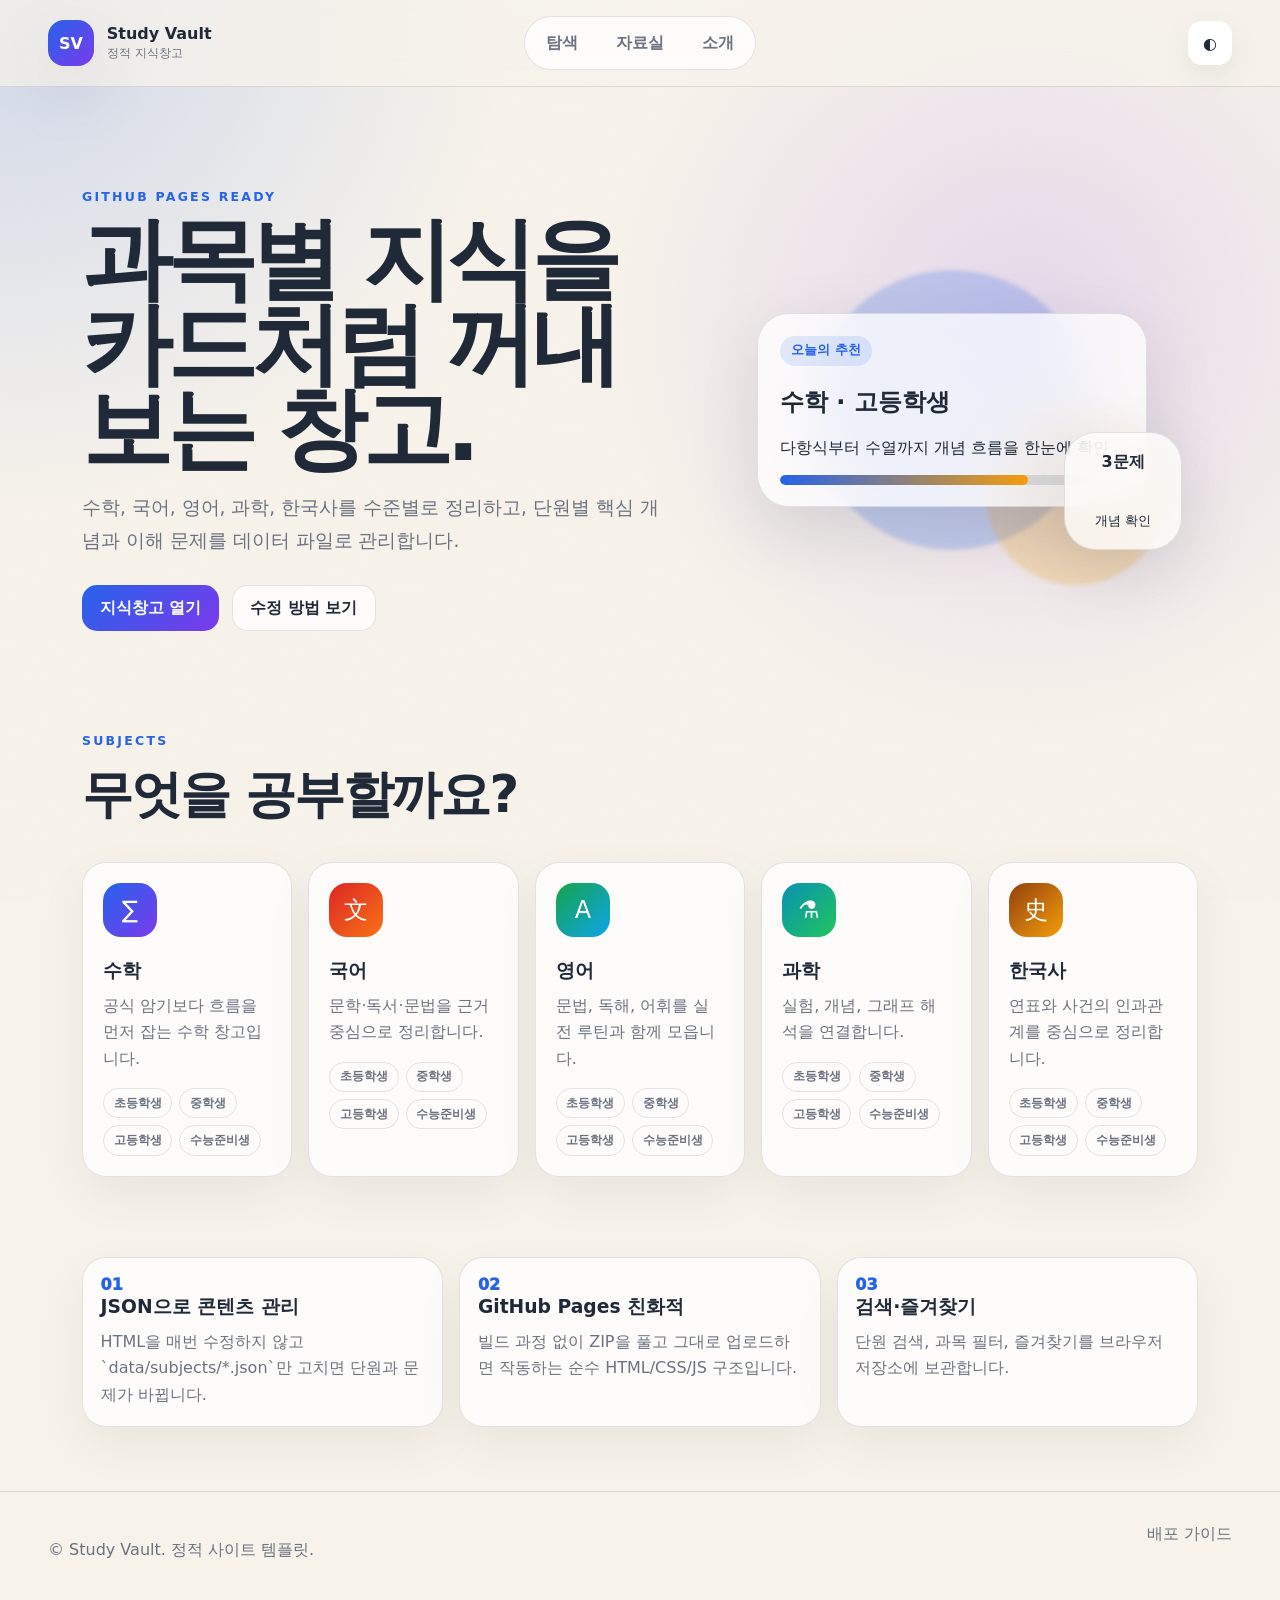
<file: study-vault-github-pages/index.html>
<!doctype html>
<html lang="ko">
<head>
  <meta charset="utf-8" />
  <meta name="viewport" content="width=device-width, initial-scale=1" />
  <title>Study Vault | 지식창고</title>
  <meta name="description" content="과목별·수준별 개념 정리와 문제를 모아두는 정적 지식창고 사이트" />
  <meta property="og:title" content="Study Vault" />
  <meta property="og:description" content="국영수사과를 한곳에 정리하는 정적 지식창고" />
  <meta property="og:type" content="website" />
  <link rel="icon" href="./assets/icons/favicon.svg" type="image/svg+xml" />
  <link rel="stylesheet" href="./assets/css/base.css" />
  <link rel="stylesheet" href="./assets/css/components.css" />
  <link rel="stylesheet" href="./assets/css/layout.css" />
</head>
<body>
  <div class="noise"></div>

  <header class="site-header">
    <a class="brand" href="./index.html" aria-label="Study Vault 홈">
      <span class="brand-mark">SV</span>
      <span>
        <strong>Study Vault</strong>
        <small>정적 지식창고</small>
      </span>
    </a>
    <nav class="top-nav" aria-label="주요 메뉴">
      <a href="./pages/explorer.html">탐색</a>
      <a href="./pages/library.html">자료실</a>
      <a href="./pages/about.html">소개</a>
    </nav>
    <button class="theme-toggle" id="themeToggle" type="button" aria-label="테마 변경">◐</button>
  </header>

  <main>
    <section class="hero">
      <div class="hero-copy">
        <p class="eyebrow">GitHub Pages Ready</p>
        <h1>과목별 지식을<br />카드처럼 꺼내보는 창고.</h1>
        <p class="hero-desc">
          수학, 국어, 영어, 과학, 한국사를 수준별로 정리하고,
          단원별 핵심 개념과 이해 문제를 데이터 파일로 관리합니다.
        </p>
        <div class="hero-actions">
          <a class="btn primary" href="./pages/explorer.html">지식창고 열기</a>
          <a class="btn ghost" href="./docs/EDITING.md">수정 방법 보기</a>
        </div>
      </div>
      <div class="hero-panel" aria-label="사이트 미리보기 카드">
        <div class="orb orb-a"></div>
        <div class="orb orb-b"></div>
        <div class="floating-card card-main">
          <span class="chip">오늘의 추천</span>
          <h2>수학 · 고등학생</h2>
          <p>다항식부터 수열까지 개념 흐름을 한눈에 확인</p>
          <div class="progress-line"><span style="width:72%"></span></div>
        </div>
        <div class="floating-card card-side">
          <strong>3문제</strong>
          <small>개념 확인</small>
        </div>
      </div>
    </section>

    <section class="section-head">
      <p class="eyebrow">Subjects</p>
      <h2>무엇을 공부할까요?</h2>
    </section>

    <section id="subjectGrid" class="subject-grid" aria-live="polite"></section>

    <section class="feature-grid">
      <article class="feature">
        <span>01</span>
        <h3>JSON으로 콘텐츠 관리</h3>
        <p>HTML을 매번 수정하지 않고 `data/subjects/*.json`만 고치면 단원과 문제가 바뀝니다.</p>
      </article>
      <article class="feature">
        <span>02</span>
        <h3>GitHub Pages 친화적</h3>
        <p>빌드 과정 없이 ZIP을 풀고 그대로 업로드하면 작동하는 순수 HTML/CSS/JS 구조입니다.</p>
      </article>
      <article class="feature">
        <span>03</span>
        <h3>검색·즐겨찾기</h3>
        <p>단원 검색, 과목 필터, 즐겨찾기를 브라우저 저장소에 보관합니다.</p>
      </article>
    </section>
  </main>

  <footer class="site-footer">
    <p>© Study Vault. 정적 사이트 템플릿.</p>
    <a href="./docs/DEPLOY.md">배포 가이드</a>
  </footer>

  <script type="module" src="./assets/js/main.js"></script>
</body>
</html>
</file>
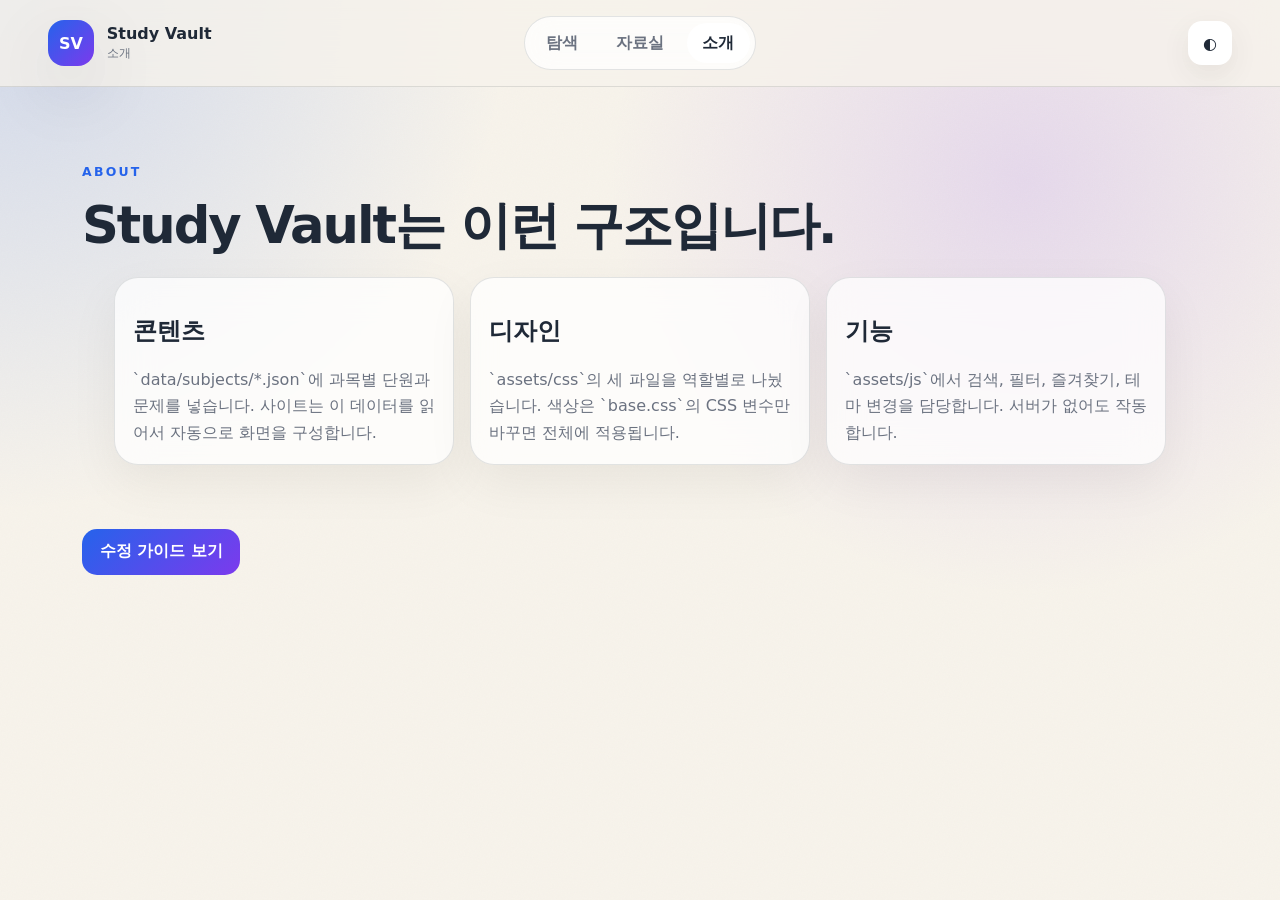
<file: study-vault-github-pages/pages/about.html>
<!doctype html>
<html lang="ko">
<head>
  <meta charset="utf-8" />
  <meta name="viewport" content="width=device-width, initial-scale=1" />
  <title>소개 | Study Vault</title>
  <link rel="icon" href="../assets/icons/favicon.svg" type="image/svg+xml" />
  <link rel="stylesheet" href="../assets/css/base.css" />
  <link rel="stylesheet" href="../assets/css/components.css" />
  <link rel="stylesheet" href="../assets/css/layout.css" />
</head>
<body>
  <div class="noise"></div>
  <header class="site-header">
    <a class="brand" href="../index.html"><span class="brand-mark">SV</span><span><strong>Study Vault</strong><small>소개</small></span></a>
    <nav class="top-nav">
      <a href="./explorer.html">탐색</a>
      <a href="./library.html">자료실</a>
      <a class="active" href="./about.html">소개</a>
    </nav>
    <button class="theme-toggle" id="themeToggle" type="button">◐</button>
  </header>
  <main class="simple-page about-page">
    <p class="eyebrow">About</p>
    <h1>Study Vault는 이런 구조입니다.</h1>
    <div class="about-grid">
      <article>
        <h2>콘텐츠</h2>
        <p>`data/subjects/*.json`에 과목별 단원과 문제를 넣습니다. 사이트는 이 데이터를 읽어서 자동으로 화면을 구성합니다.</p>
      </article>
      <article>
        <h2>디자인</h2>
        <p>`assets/css`의 세 파일을 역할별로 나눴습니다. 색상은 `base.css`의 CSS 변수만 바꾸면 전체에 적용됩니다.</p>
      </article>
      <article>
        <h2>기능</h2>
        <p>`assets/js`에서 검색, 필터, 즐겨찾기, 테마 변경을 담당합니다. 서버가 없어도 작동합니다.</p>
      </article>
    </div>
    <a class="btn primary" href="../docs/EDITING.md">수정 가이드 보기</a>
  </main>
  <script type="module" src="../assets/js/theme.js"></script>
</body>
</html>
</file>
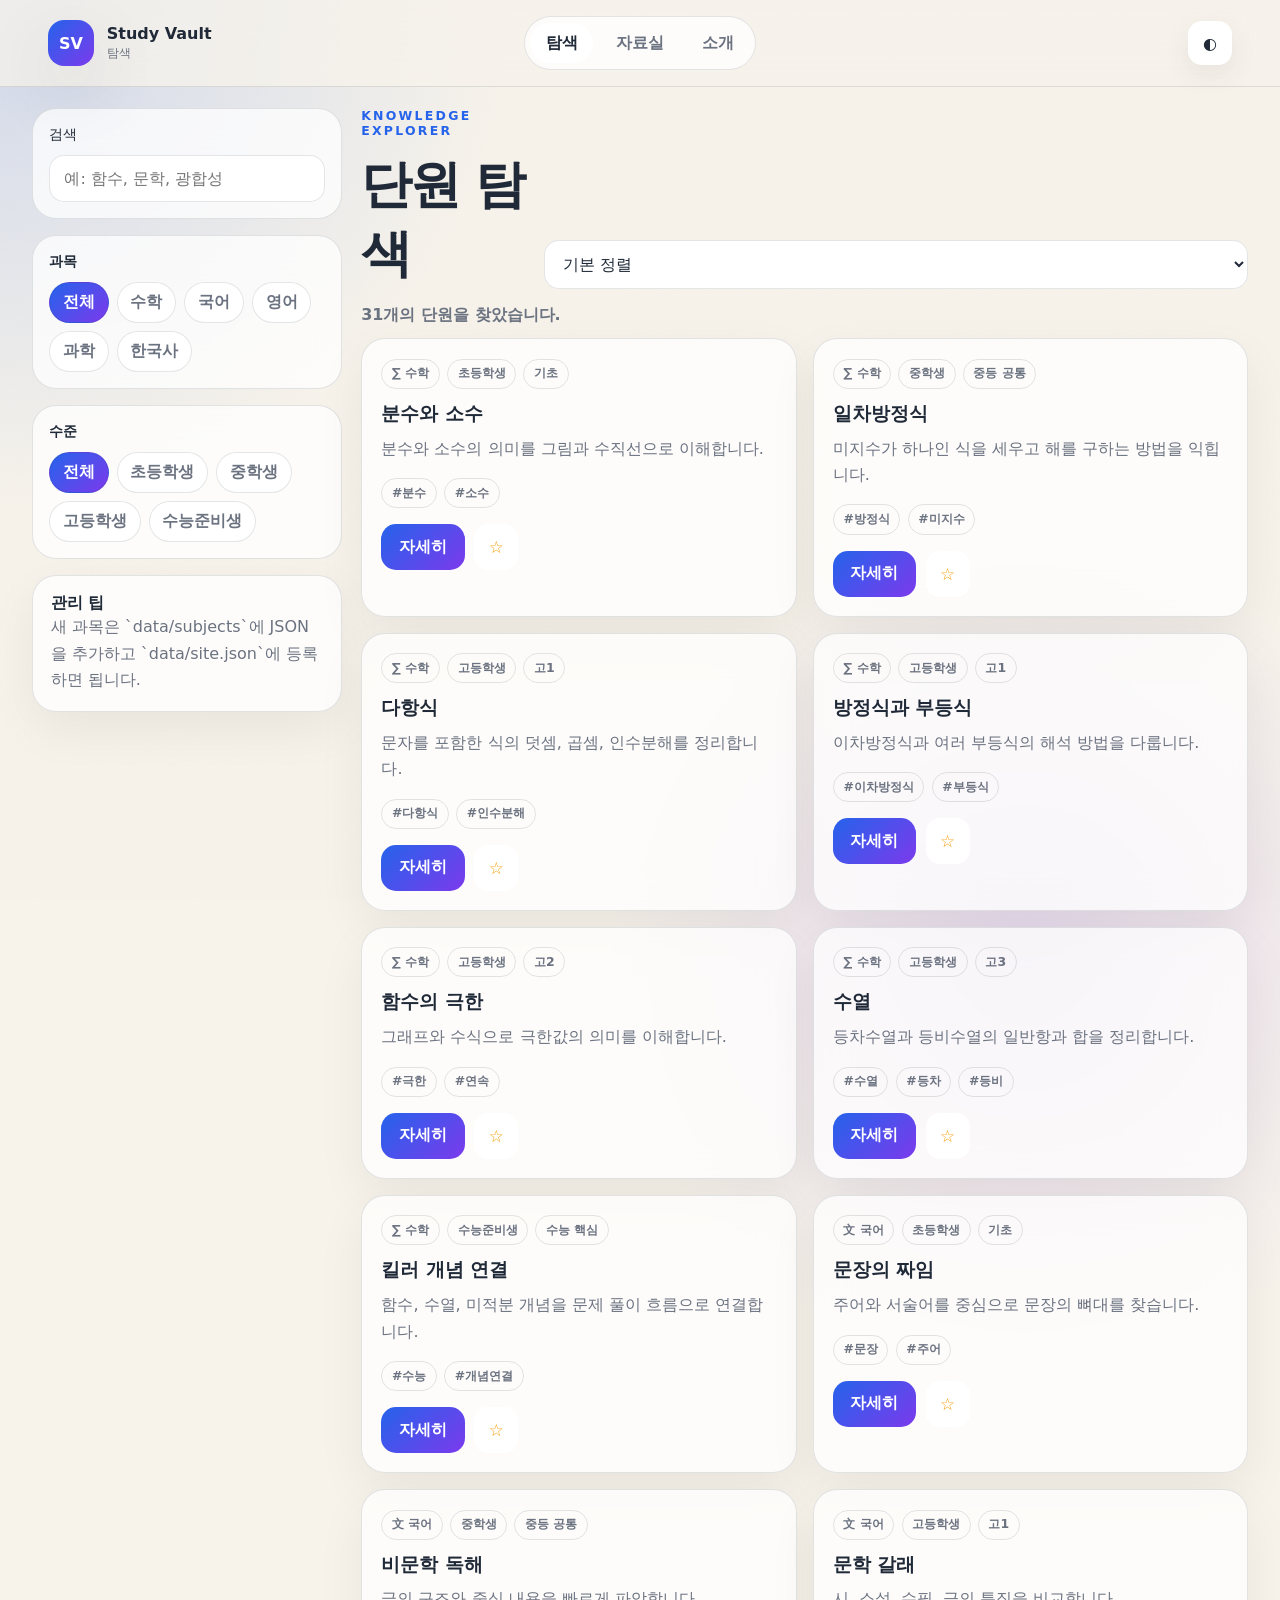
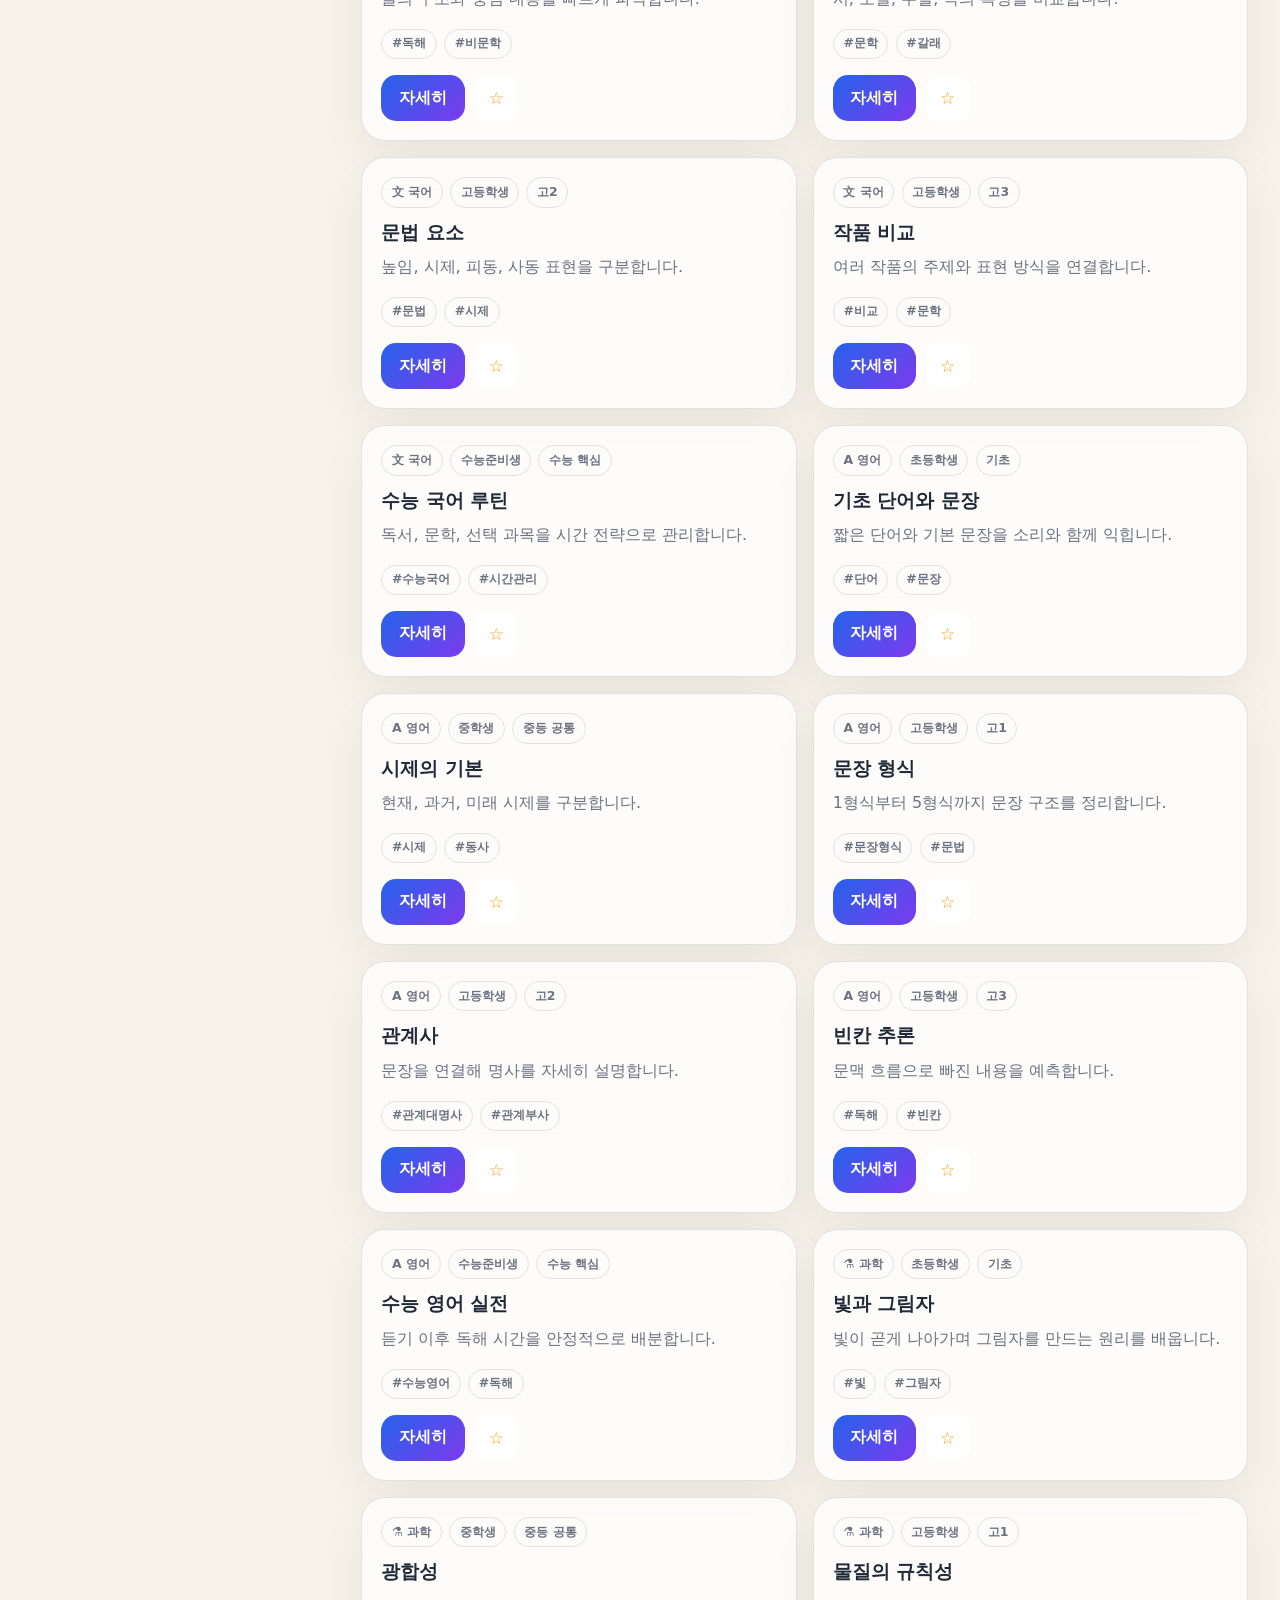
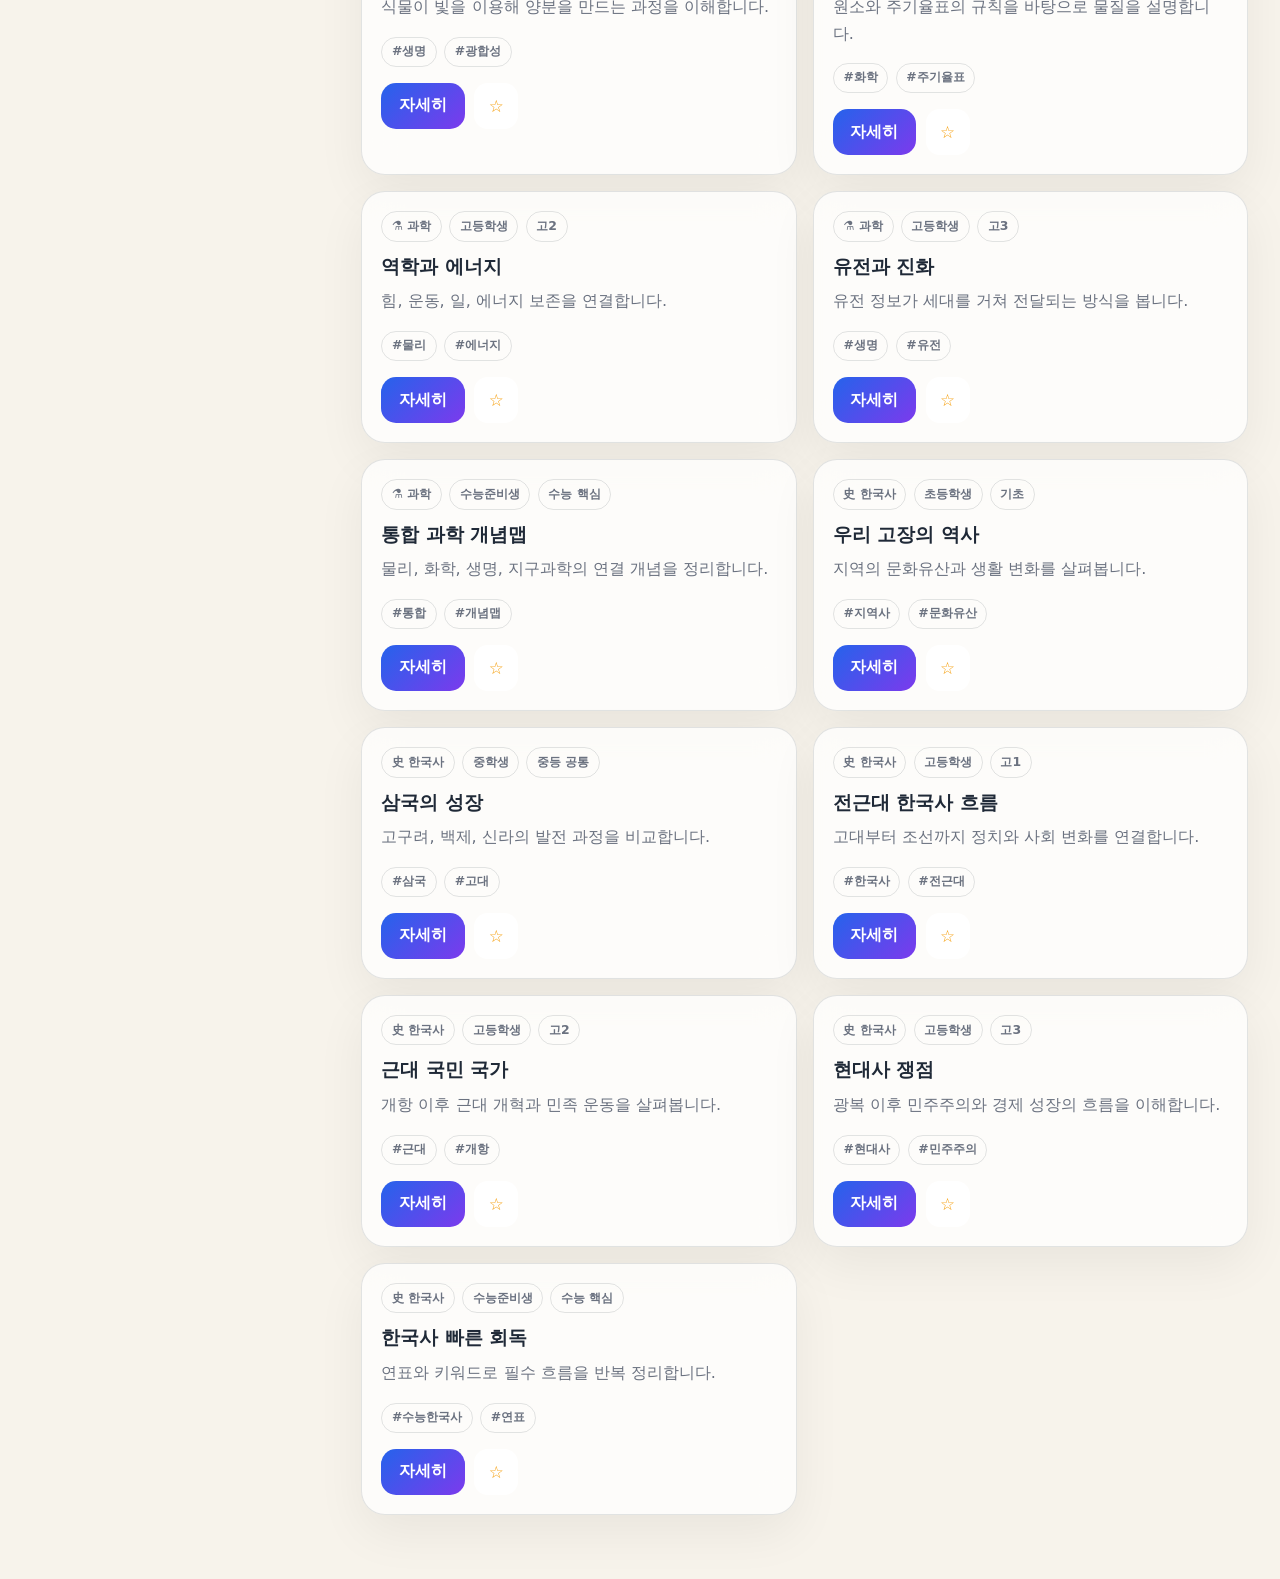
<file: study-vault-github-pages/pages/explorer.html>
<!doctype html>
<html lang="ko">
<head>
  <meta charset="utf-8" />
  <meta name="viewport" content="width=device-width, initial-scale=1" />
  <title>탐색 | Study Vault</title>
  <link rel="icon" href="../assets/icons/favicon.svg" type="image/svg+xml" />
  <link rel="stylesheet" href="../assets/css/base.css" />
  <link rel="stylesheet" href="../assets/css/components.css" />
  <link rel="stylesheet" href="../assets/css/layout.css" />
</head>
<body>
  <div class="noise"></div>
  <header class="site-header">
    <a class="brand" href="../index.html">
      <span class="brand-mark">SV</span>
      <span><strong>Study Vault</strong><small>탐색</small></span>
    </a>
    <nav class="top-nav">
      <a class="active" href="./explorer.html">탐색</a>
      <a href="./library.html">자료실</a>
      <a href="./about.html">소개</a>
    </nav>
    <button class="theme-toggle" id="themeToggle" type="button">◐</button>
  </header>

  <main class="app-shell">
    <aside class="sidebar">
      <div class="search-box">
        <label for="searchInput">검색</label>
        <input id="searchInput" type="search" placeholder="예: 함수, 문학, 광합성" />
      </div>

      <div class="filter-block">
        <h2>과목</h2>
        <div id="subjectFilters" class="pill-list"></div>
      </div>

      <div class="filter-block">
        <h2>수준</h2>
        <div id="levelFilters" class="pill-list"></div>
      </div>

      <div class="tip-card">
        <strong>관리 팁</strong>
        <p>새 과목은 `data/subjects`에 JSON을 추가하고 `data/site.json`에 등록하면 됩니다.</p>
      </div>
    </aside>

    <section class="content-area">
      <div class="content-toolbar">
        <div>
          <p class="eyebrow">Knowledge Explorer</p>
          <h1>단원 탐색</h1>
        </div>
        <select id="sortSelect" aria-label="정렬">
          <option value="default">기본 정렬</option>
          <option value="title">제목순</option>
          <option value="subject">과목순</option>
        </select>
      </div>

      <div id="resultCount" class="result-count"></div>
      <div id="unitList" class="unit-list"></div>
    </section>
  </main>

  <dialog id="unitDialog" class="unit-dialog">
    <button class="dialog-close" id="dialogClose" type="button" aria-label="닫기">×</button>
    <div id="dialogContent"></div>
  </dialog>

  <script type="module" src="../assets/js/explorer.js"></script>
</body>
</html>
</file>
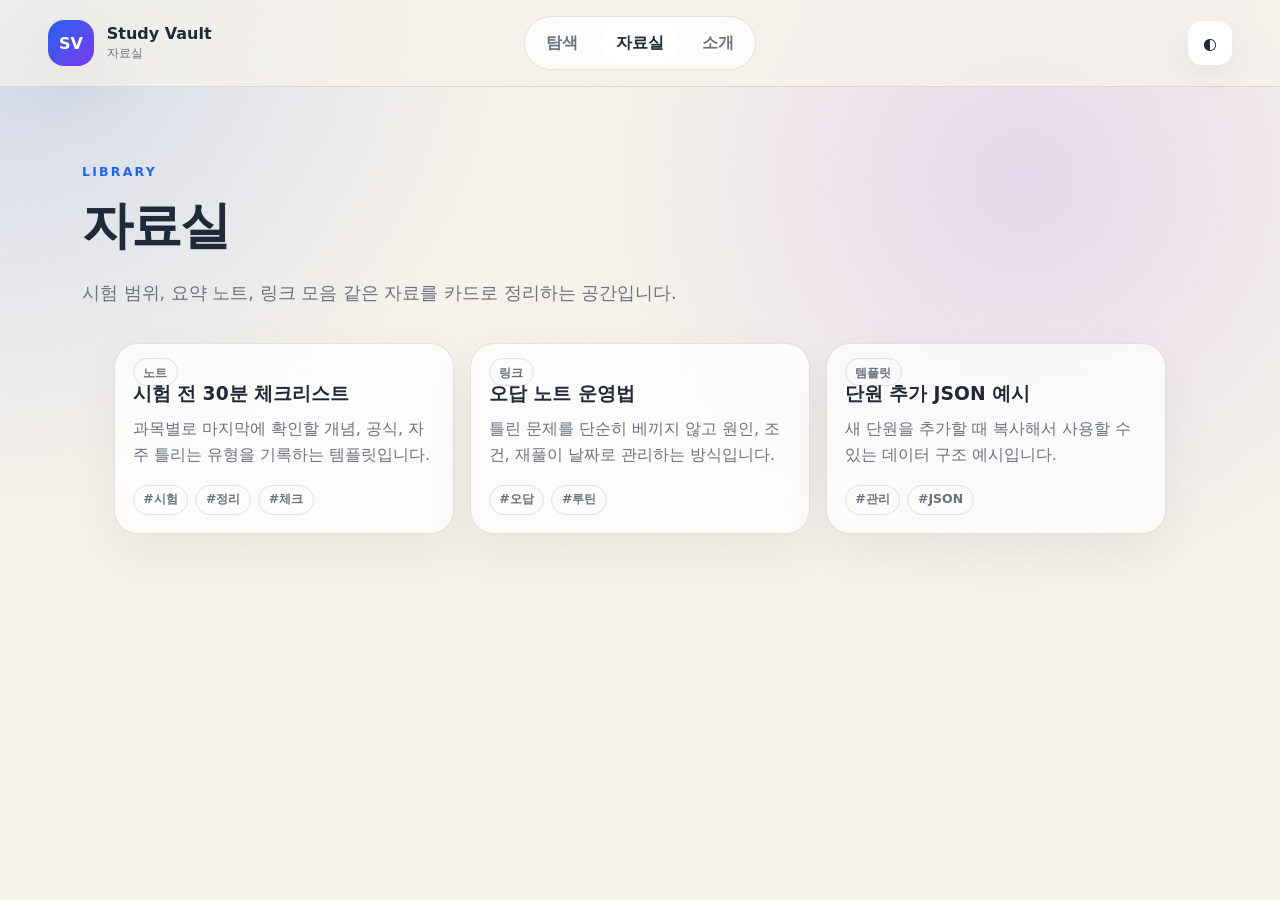
<file: study-vault-github-pages/pages/library.html>
<!doctype html>
<html lang="ko">
<head>
  <meta charset="utf-8" />
  <meta name="viewport" content="width=device-width, initial-scale=1" />
  <title>자료실 | Study Vault</title>
  <link rel="icon" href="../assets/icons/favicon.svg" type="image/svg+xml" />
  <link rel="stylesheet" href="../assets/css/base.css" />
  <link rel="stylesheet" href="../assets/css/components.css" />
  <link rel="stylesheet" href="../assets/css/layout.css" />
</head>
<body>
  <div class="noise"></div>
  <header class="site-header">
    <a class="brand" href="../index.html"><span class="brand-mark">SV</span><span><strong>Study Vault</strong><small>자료실</small></span></a>
    <nav class="top-nav">
      <a href="./explorer.html">탐색</a>
      <a class="active" href="./library.html">자료실</a>
      <a href="./about.html">소개</a>
    </nav>
    <button class="theme-toggle" id="themeToggle" type="button">◐</button>
  </header>
  <main class="simple-page">
    <p class="eyebrow">Library</p>
    <h1>자료실</h1>
    <p class="lead">시험 범위, 요약 노트, 링크 모음 같은 자료를 카드로 정리하는 공간입니다.</p>
    <section id="resourceGrid" class="resource-grid"></section>
  </main>
  <script type="module" src="../assets/js/library.js"></script>
</body>
</html>
</file>
<file: study-vault-github-pages/assets/css/base.css>
:root {
  --bg: #f7f3eb;
  --surface: rgba(255, 255, 255, 0.74);
  --surface-strong: #ffffff;
  --text: #1f2937;
  --muted: #6b7280;
  --line: rgba(31, 41, 55, 0.12);
  --primary: #2563eb;
  --primary-2: #7c3aed;
  --accent: #f59e0b;
  --success: #16a34a;
  --shadow: 0 24px 70px rgba(31, 41, 55, 0.13);
  --radius: 24px;
  --font: "Pretendard", "Apple SD Gothic Neo", "Noto Sans KR", system-ui, sans-serif;
}

:root[data-theme="dark"] {
  --bg: #0f172a;
  --surface: rgba(15, 23, 42, 0.72);
  --surface-strong: #111827;
  --text: #f8fafc;
  --muted: #94a3b8;
  --line: rgba(255, 255, 255, 0.12);
  --primary: #60a5fa;
  --primary-2: #a78bfa;
  --accent: #fbbf24;
  --shadow: 0 24px 70px rgba(0, 0, 0, 0.36);
}

* { box-sizing: border-box; }

html { scroll-behavior: smooth; }

body {
  margin: 0;
  min-height: 100vh;
  font-family: var(--font);
  color: var(--text);
  background:
    radial-gradient(circle at top left, rgba(37, 99, 235, .18), transparent 32rem),
    radial-gradient(circle at 80% 20%, rgba(124, 58, 237, .14), transparent 26rem),
    var(--bg);
}

a { color: inherit; text-decoration: none; }
button, input, select { font: inherit; }
button { cursor: pointer; }
img { max-width: 100%; display: block; }

.noise {
  pointer-events: none;
  position: fixed;
  inset: 0;
  opacity: .05;
  background-image: url("../images/noise.svg");
  z-index: -1;
}

.eyebrow {
  margin: 0 0 .8rem;
  font-size: .78rem;
  letter-spacing: .18em;
  text-transform: uppercase;
  color: var(--primary);
  font-weight: 800;
}

.lead {
  color: var(--muted);
  font-size: 1.1rem;
  line-height: 1.75;
}
</file>
<file: study-vault-github-pages/assets/css/components.css>
.brand {
  display: flex;
  align-items: center;
  gap: .8rem;
}

.brand-mark {
  display: grid;
  place-items: center;
  width: 46px;
  height: 46px;
  border-radius: 16px;
  color: white;
  font-weight: 900;
  background: linear-gradient(135deg, var(--primary), var(--primary-2));
  box-shadow: var(--shadow);
}

.brand small {
  display: block;
  margin-top: .1rem;
  color: var(--muted);
  font-size: .78rem;
}

.top-nav {
  display: flex;
  gap: .5rem;
  padding: .35rem;
  border: 1px solid var(--line);
  border-radius: 999px;
  background: var(--surface);
  backdrop-filter: blur(16px);
}

.top-nav a {
  padding: .62rem .95rem;
  border-radius: 999px;
  color: var(--muted);
  font-weight: 700;
}

.top-nav a:hover,
.top-nav a.active {
  color: var(--text);
  background: var(--surface-strong);
}

.theme-toggle,
.btn,
.pill,
.bookmark-btn,
.dialog-close {
  border: 0;
}

.theme-toggle {
  width: 44px;
  height: 44px;
  border-radius: 14px;
  color: var(--text);
  background: var(--surface-strong);
  box-shadow: 0 10px 30px rgba(0,0,0,.07);
}

.btn {
  display: inline-flex;
  align-items: center;
  justify-content: center;
  min-height: 46px;
  padding: 0 1.1rem;
  border-radius: 15px;
  font-weight: 850;
}

.btn.primary {
  color: white;
  background: linear-gradient(135deg, var(--primary), var(--primary-2));
}

.btn.ghost {
  border: 1px solid var(--line);
  background: var(--surface);
}

.subject-card,
.unit-card,
.feature,
.resource-card,
.tip-card,
.about-grid article {
  border: 1px solid var(--line);
  border-radius: var(--radius);
  background: var(--surface);
  backdrop-filter: blur(18px);
  box-shadow: 0 18px 50px rgba(0,0,0,.06);
}

.subject-card {
  position: relative;
  overflow: hidden;
  padding: 1.25rem;
  min-height: 180px;
  transition: transform .2s ease, box-shadow .2s ease;
}

.subject-card:hover {
  transform: translateY(-4px);
  box-shadow: var(--shadow);
}

.subject-icon {
  display: grid;
  place-items: center;
  width: 54px;
  height: 54px;
  margin-bottom: 1.3rem;
  border-radius: 18px;
  color: white;
  font-size: 1.5rem;
  background: linear-gradient(135deg, var(--card-a), var(--card-b));
}

.subject-card h3,
.unit-card h3,
.feature h3,
.resource-card h3 {
  margin: 0 0 .55rem;
}

.subject-card p,
.unit-card p,
.feature p,
.resource-card p,
.tip-card p,
.about-grid p {
  margin: 0;
  color: var(--muted);
  line-height: 1.65;
}

.badge-row {
  display: flex;
  flex-wrap: wrap;
  gap: .45rem;
  margin-top: 1rem;
}

.badge {
  padding: .35rem .6rem;
  border-radius: 999px;
  color: var(--muted);
  border: 1px solid var(--line);
  font-size: .78rem;
  font-weight: 700;
}

.pill {
  padding: .56rem .8rem;
  border-radius: 999px;
  color: var(--muted);
  background: var(--surface-strong);
  border: 1px solid var(--line);
  font-weight: 800;
}

.pill.active {
  color: white;
  background: linear-gradient(135deg, var(--primary), var(--primary-2));
}

.unit-card {
  padding: 1.2rem;
}

.unit-meta {
  display: flex;
  flex-wrap: wrap;
  gap: .45rem;
  margin-bottom: .75rem;
}

.unit-actions {
  display: flex;
  gap: .6rem;
  margin-top: 1rem;
}

.bookmark-btn {
  min-width: 44px;
  border-radius: 14px;
  background: var(--surface-strong);
  color: var(--accent);
  font-size: 1.05rem;
}

.question-list {
  display: grid;
  gap: .8rem;
  padding: 0;
  list-style: none;
}

.question-list li {
  padding: .9rem;
  border-radius: 16px;
  background: var(--surface-strong);
  border: 1px solid var(--line);
}
</file>
<file: study-vault-github-pages/assets/css/layout.css>
.site-header {
  position: sticky;
  top: 0;
  z-index: 10;
  display: grid;
  grid-template-columns: 1fr auto 1fr;
  align-items: center;
  gap: 1rem;
  padding: 1rem clamp(1rem, 4vw, 3rem);
  background: color-mix(in srgb, var(--bg) 78%, transparent);
  backdrop-filter: blur(18px);
  border-bottom: 1px solid var(--line);
}

.site-header .theme-toggle {
  justify-self: end;
}

.hero {
  display: grid;
  grid-template-columns: minmax(0, 1.08fr) minmax(310px, .92fr);
  gap: 3rem;
  align-items: center;
  max-width: 1180px;
  margin: 0 auto;
  padding: clamp(3rem, 8vw, 6.5rem) clamp(1rem, 4vw, 2rem);
}

.hero h1 {
  margin: 0;
  font-size: clamp(2.6rem, 7vw, 5.7rem);
  line-height: .95;
  letter-spacing: -.06em;
}

.hero-desc {
  max-width: 620px;
  color: var(--muted);
  font-size: 1.16rem;
  line-height: 1.8;
}

.hero-actions {
  display: flex;
  flex-wrap: wrap;
  gap: .8rem;
  margin-top: 1.7rem;
}

.hero-panel {
  min-height: 430px;
  position: relative;
  display: grid;
  place-items: center;
}

.orb {
  position: absolute;
  border-radius: 999px;
  filter: blur(2px);
}

.orb-a {
  width: 280px;
  height: 280px;
  background: rgba(37, 99, 235, .22);
}

.orb-b {
  right: 2rem;
  bottom: 2.5rem;
  width: 180px;
  height: 180px;
  background: rgba(245, 158, 11, .22);
}

.floating-card {
  position: absolute;
  border: 1px solid var(--line);
  border-radius: 32px;
  background: var(--surface);
  backdrop-filter: blur(22px);
  box-shadow: var(--shadow);
}

.card-main {
  width: min(92%, 390px);
  padding: 1.35rem;
}

.card-side {
  right: 1rem;
  bottom: 4.7rem;
  display: grid;
  place-items: center;
  width: 118px;
  height: 118px;
}

.chip {
  display: inline-flex;
  padding: .4rem .7rem;
  border-radius: 999px;
  color: var(--primary);
  background: color-mix(in srgb, var(--primary) 12%, transparent);
  font-size: .8rem;
  font-weight: 900;
}

.progress-line {
  height: 10px;
  margin-top: 1rem;
  border-radius: 999px;
  background: var(--line);
  overflow: hidden;
}

.progress-line span {
  display: block;
  height: 100%;
  border-radius: inherit;
  background: linear-gradient(90deg, var(--primary), var(--accent));
}

.section-head,
.simple-page {
  max-width: 1180px;
  margin: 0 auto;
  padding: 0 clamp(1rem, 4vw, 2rem) 1rem;
}

.section-head h2,
.simple-page h1,
.content-toolbar h1 {
  margin: 0;
  font-size: clamp(2rem, 4vw, 3.4rem);
  letter-spacing: -.04em;
}

.subject-grid,
.feature-grid,
.resource-grid,
.about-grid {
  display: grid;
  gap: 1rem;
  max-width: 1180px;
  margin: 0 auto;
  padding: 1rem clamp(1rem, 4vw, 2rem) 4rem;
}

.subject-grid {
  grid-template-columns: repeat(5, minmax(0, 1fr));
}

.feature-grid,
.resource-grid,
.about-grid {
  grid-template-columns: repeat(3, minmax(0, 1fr));
}

.feature,
.resource-card,
.about-grid article,
.tip-card {
  padding: 1.1rem;
}

.feature span {
  color: var(--primary);
  font-weight: 950;
}

.site-footer {
  display: flex;
  justify-content: space-between;
  gap: 1rem;
  padding: 2rem clamp(1rem, 4vw, 3rem);
  color: var(--muted);
  border-top: 1px solid var(--line);
}

.app-shell {
  display: grid;
  grid-template-columns: 310px minmax(0, 1fr);
  gap: 1.2rem;
  max-width: 1320px;
  margin: 0 auto;
  padding: 1.3rem clamp(1rem, 4vw, 2rem) 4rem;
}

.sidebar {
  position: sticky;
  top: 92px;
  align-self: start;
  display: grid;
  gap: 1rem;
}

.search-box,
.filter-block {
  padding: 1rem;
  border-radius: var(--radius);
  border: 1px solid var(--line);
  background: var(--surface);
  backdrop-filter: blur(18px);
}

.search-box label,
.filter-block h2 {
  display: block;
  margin: 0 0 .7rem;
  font-size: .9rem;
}

.search-box input,
.content-toolbar select {
  width: 100%;
  border: 1px solid var(--line);
  border-radius: 15px;
  padding: .8rem .9rem;
  color: var(--text);
  background: var(--surface-strong);
}

.pill-list {
  display: flex;
  flex-wrap: wrap;
  gap: .5rem;
}

.content-toolbar {
  display: flex;
  align-items: end;
  justify-content: space-between;
  gap: 1rem;
  margin-bottom: 1rem;
}

.unit-list {
  display: grid;
  grid-template-columns: repeat(2, minmax(0, 1fr));
  gap: 1rem;
}

.result-count {
  margin-bottom: .8rem;
  color: var(--muted);
  font-weight: 800;
}

.unit-dialog {
  width: min(760px, calc(100% - 2rem));
  border: 1px solid var(--line);
  border-radius: 28px;
  padding: 1.4rem;
  color: var(--text);
  background: var(--surface-strong);
  box-shadow: var(--shadow);
}

.unit-dialog::backdrop {
  background: rgba(0,0,0,.42);
  backdrop-filter: blur(6px);
}

.dialog-close {
  float: right;
  width: 42px;
  height: 42px;
  border-radius: 14px;
  color: var(--text);
  background: var(--bg);
  font-size: 1.5rem;
}

.simple-page {
  padding-top: clamp(2rem, 6vw, 5rem);
}

@media (max-width: 960px) {
  .site-header {
    grid-template-columns: 1fr auto;
  }
  .top-nav {
    grid-column: 1 / -1;
    overflow-x: auto;
  }
  .hero,
  .app-shell {
    grid-template-columns: 1fr;
  }
  .subject-grid,
  .feature-grid,
  .resource-grid,
  .about-grid,
  .unit-list {
    grid-template-columns: 1fr 1fr;
  }
  .sidebar { position: static; }
}

@media (max-width: 620px) {
  .subject-grid,
  .feature-grid,
  .resource-grid,
  .about-grid,
  .unit-list {
    grid-template-columns: 1fr;
  }
  .hero-panel { min-height: 330px; }
  .card-side { display: none; }
}
</file>
